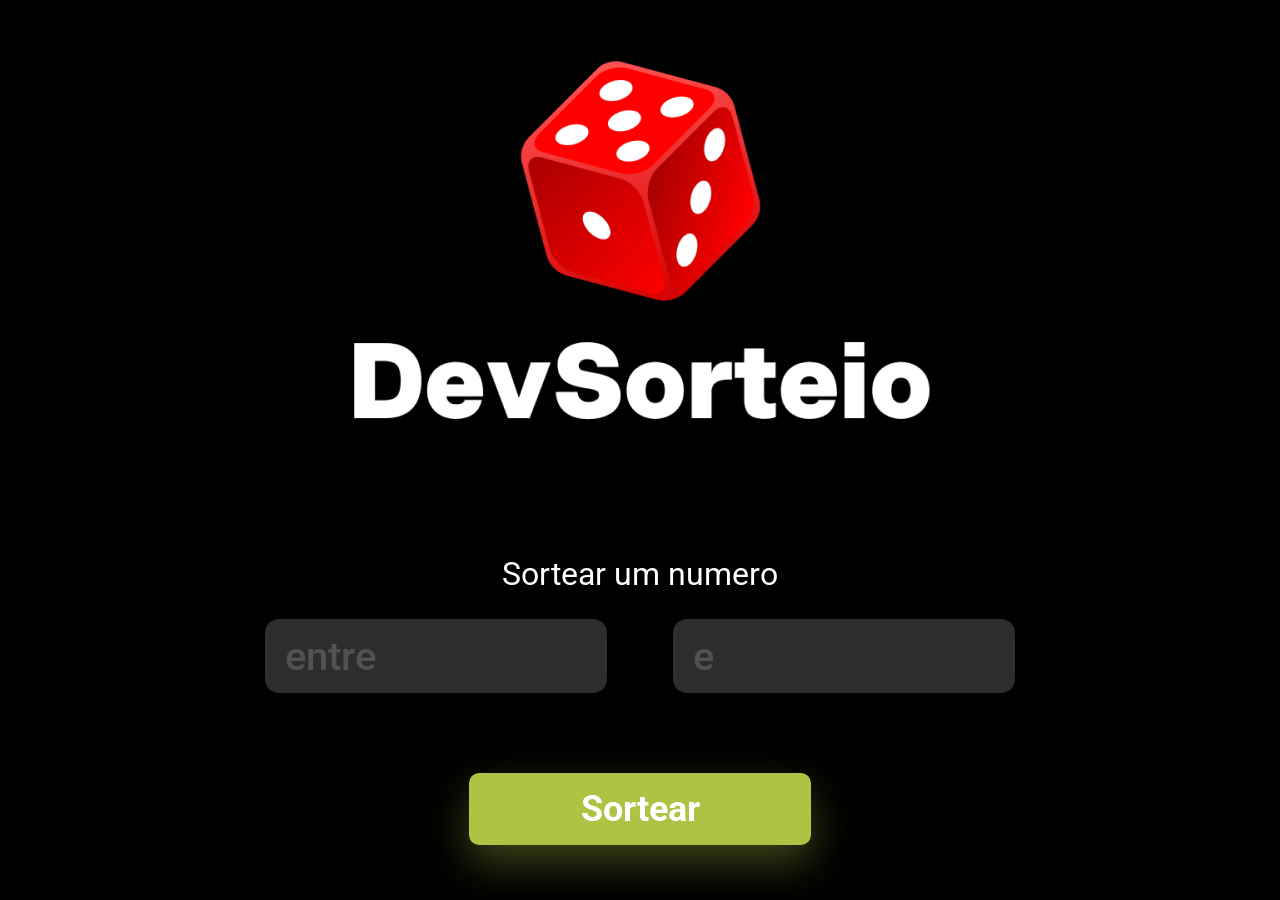
<file: projeto.ramdom/index.html>
<!DOCTYPE html>
<html lang="en">
<head>
    <meta charset="UTF-8">
    <meta name="viewport" content="width=device-width, initial-scale=1.0">
    <link rel="stylesheet" href="./styles.css">
    <title>Document</title>
</head>
<body>

    <img src="./sort 1.png" alt="devsorteio">

    <h2>Sortear um numero</h2>


    <div>
        <input placeholder="entre" class="input-min" type="number" >
        <input placeholder="e" class="input-max" type="number" >
    </div>

    <button onclick="generateNumber()">Sortear</button>
</body>

<script src="./script.js"></script>
</html>
</file>
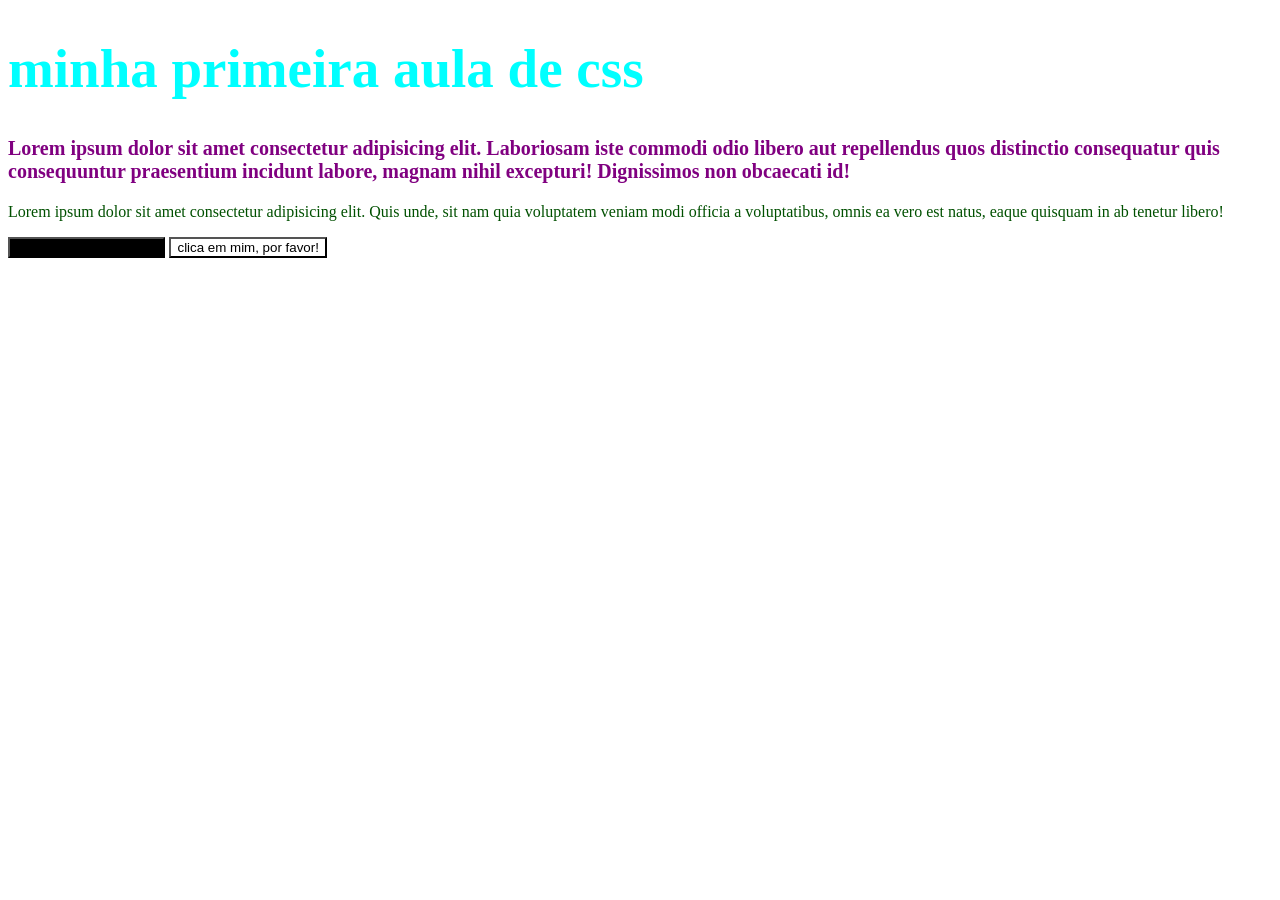
<file: css/1/index.html>
<!DOCTYPE html>
<html lang="pt-br">

<head>
    <meta charset="UTF-8">
    <meta name="viewport" content="width=device-width, initial-scale=1.0">
    <link rel="stylesheet" href="./style.css">
    <title>css</title>
</head>

<body>
    <h1 id="titulo">minha primeira aula de css</h1>

    <p id="paragrafo">Lorem ipsum dolor sit amet consectetur adipisicing elit. Laboriosam iste commodi odio libero aut repellendus quos
        distinctio consequatur quis consequuntur praesentium incidunt labore, magnam nihil excepturi! Dignissimos non
        obcaecati id!</p>

    <P id="outro-paragrafo">Lorem ipsum dolor sit amet consectetur adipisicing elit. Quis unde, sit nam quia voluptatem veniam modi officia a voluptatibus, omnis ea vero est natus, eaque quisquam in ab tenetur libero!</P>


    <button id="botão">clica em mim, por favor!</button>

    <button id="outro-botão">clica em mim, por favor!</button>
</body>


</html>
</file>
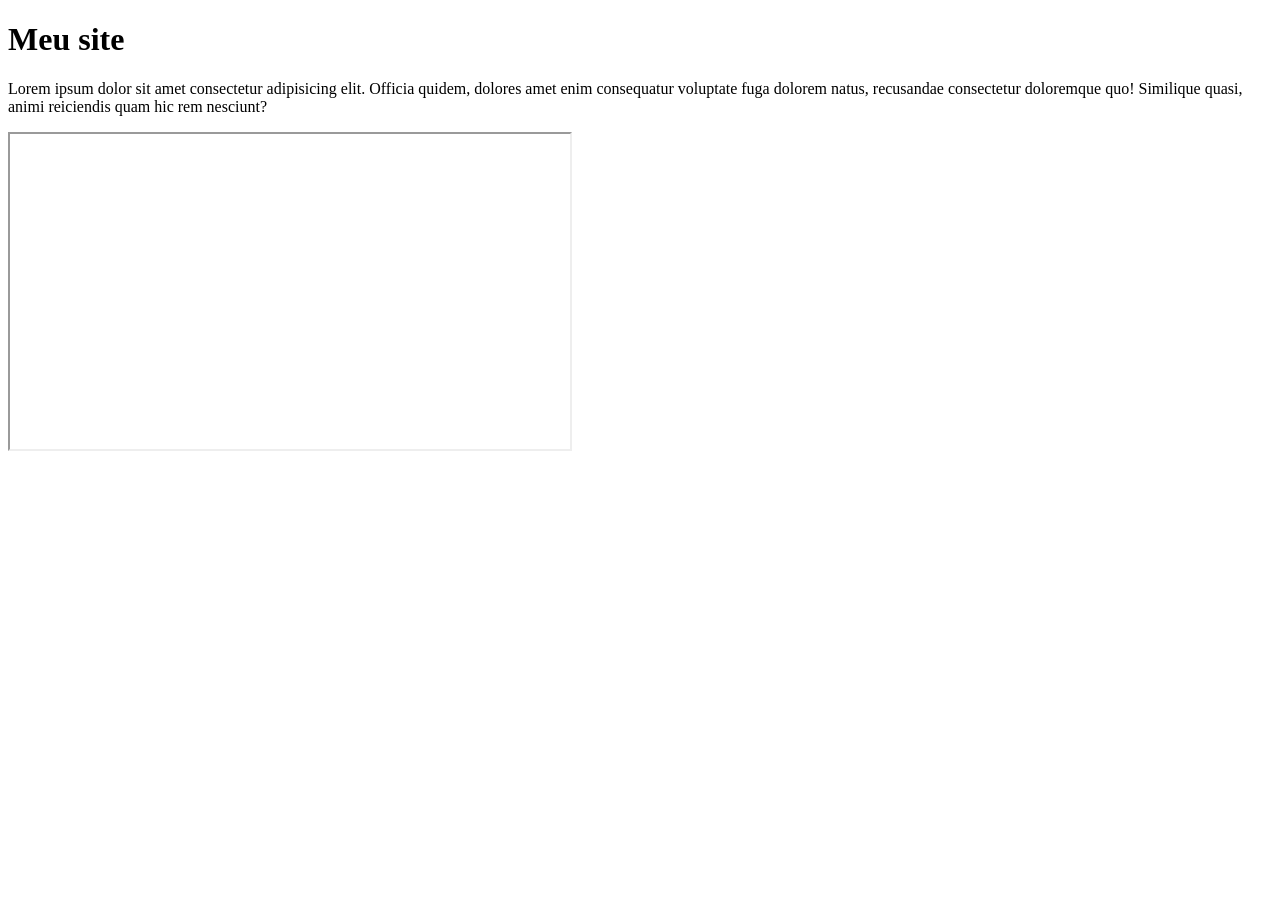
<file: HTML/13-iFrame.html>
<!DOCTYPE html>
<html lang="en">
<head>
    <meta charset="UTF-8">
    <meta name="viewport" content="width=device-width, initial-scale=1.0">
    <title>Document</title>

</head>
<body>
    <h1>Meu site</h1>
    <p>Lorem ipsum dolor sit amet consectetur adipisicing elit. Officia quidem, dolores amet enim consequatur voluptate fuga dolorem natus, recusandae consectetur doloremque quo! Similique quasi, animi reiciendis quam hic rem nesciunt?</p>



     <!--não pode ser qualquer site-->
     <iframe 
        width="560"
        height="315"
        src="https://www.youtube.com/embed/ELuB1L23q0A?si=vV3dotA-SdGHTyuk"
        title="YouTube video player"
        frameborder="1"
        allow="accelerometer; autoplay; clipboard-write; encrypted-media; gyroscope; picture-in-picture; web-share" 
        allowfullscreen></iframe>
</body>
</html>
</file>
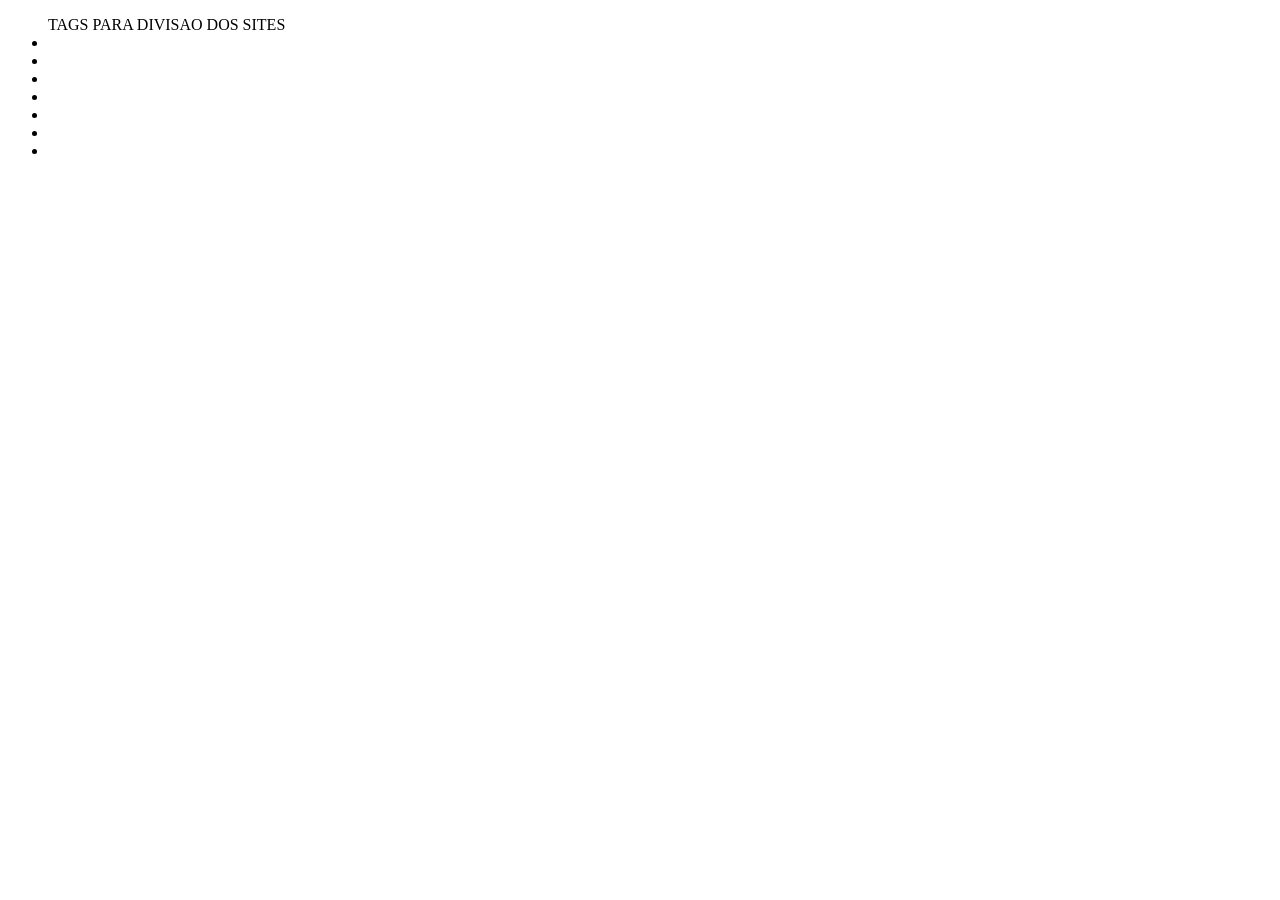
<file: HTML/18-html-semântico.html>
<!DOCTYPE html>
<html lang="pt-br">

<head>
    <meta charset="UTF-8">
    <meta name="viewport" content="width=device-width, initial-scale=1.0">
    <title>Document</title>
</head>

<body>
    <ul> TAGS PARA DIVISAO DOS SITES
        <li>
            <header></header>
        </li>
        <li>
            <nav></nav>
        </li>
        <li>
            <section></section>
        </li>
        <li>
            <article></article>
        </li>
        <li>
            <aside></aside>
        </li>
        <li>
            <footer></footer>
        </li>
        <li>
            <div></div>
        </li>
    </ul>
</body>

</html>
</file>
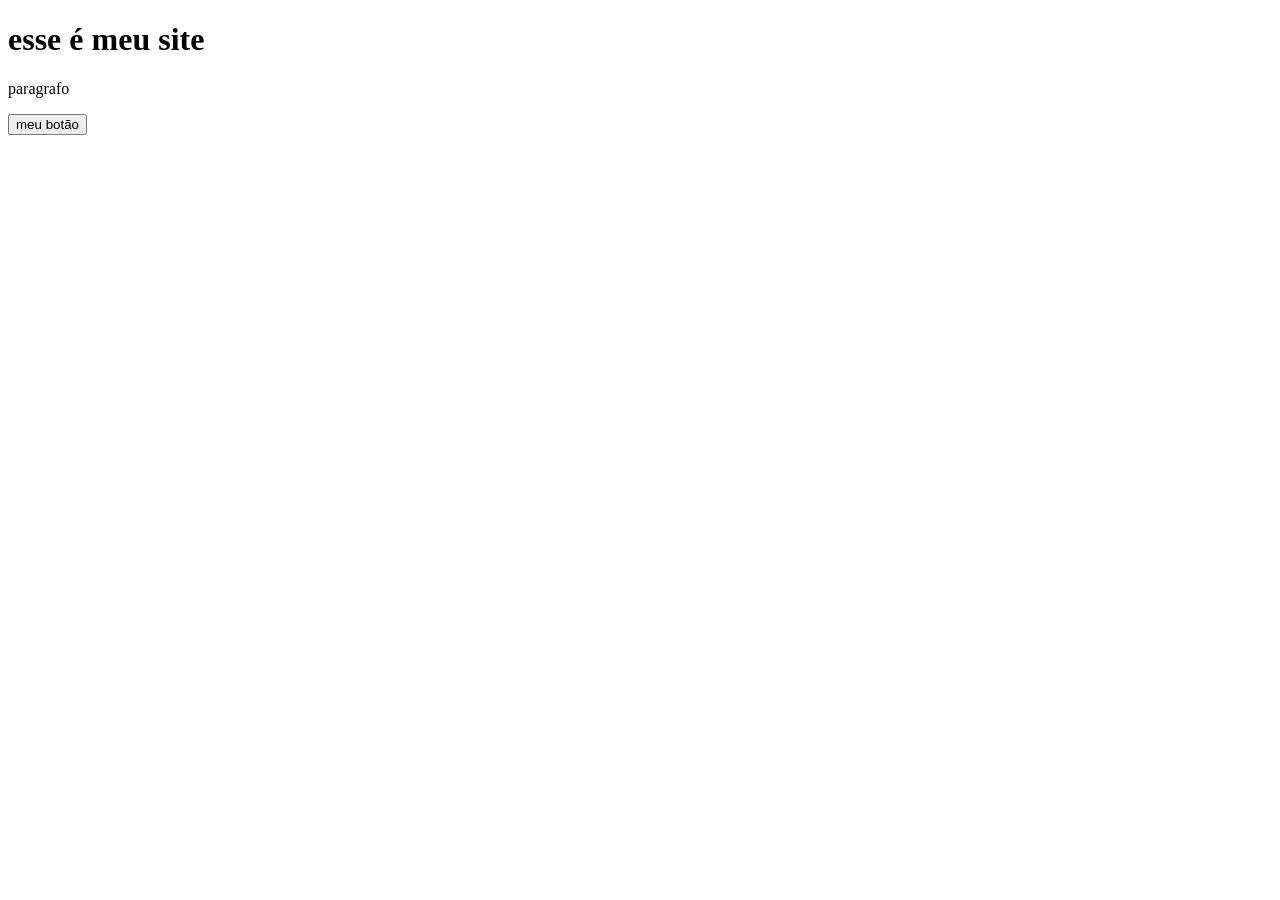
<file: HTML/2-estrutura.html>
<!DOCTYPE html>
<html lang="pt-br">
<head>
    <meta charset="UTF-8">
    <meta name="viewport" content="width=device-width, initial-scale=1.0">
    <title>sla</title>
</head> <!--parte não visivel do site,configuracões do site-->
<body>  <!--parte visivel do site-->
    <h1>esse é meu site</h1>
    <p>paragrafo</p>
    <button>meu botão</button>

</body>
</html>
</file>
<file: projeto.ramdom/styles.css>
@import url('https://fonts.googleapis.com/css2?family=Roboto:wght@400;700&display=swap');

*{
    margin: 0;
    padding: 0;
    outline: none;
    box-sizing: border-box;
    font-family: 'Roboto', sans-serif;
}

body {
    background: #000000;
    display: flex;
    align-items: center;
    justify-content: center;
    flex-direction: column;
    min-height: 100vh;
}

h2{
    font-size: 32px;
    font-weight: 400;
    font-style: normal;
    line-height: 38px;
    color: #ffffff;
    text-align: center;
    margin-top: 126px;
    margin-bottom: 26px;
}


input {
   background: rgba(255, 255, 255, 0.25);
    border: 1px solid  rgba(255, 255, 255, 0.2);
    width: 342px;
    height: 74px;
    padding-left: 20px;
    border-radius: 14px;
    border: 1px ;
    font-weight: 500;
    font-size: 40px;
    line-height: 47px;
    color: #ffffff;
    opacity: 0.7;
    
}

.input-min {
    margin-right: 62px;
}

button{
    background:#aec343;
    box-shadow: 0px 18px 40px  rgba(174, 195, 70, 0.35);
    width: 342px;
    height: 72px;
    margin-top: 80px;
    border-radius: 10px;
    border: none ;
    font-weight: 700;
    font-size: 36px;
    line-height: 47px;
    color: #ffffff;
    cursor: pointer;
}


button:hover {
    opacity:0.9 ;
}

button:active {
    opacity: 0.8;
}
</file>
<file: css/1/style.css>
/* o "*" significa tudo */

#titulo {
  color: aqua;
  font-size: 55px;
}

#paragrafo {
  color: purple;
  font-size: 20px;
  font-weight: bold;
}

#botão {
  background: black;

}

#outro-botão {
  background: white;
}


#outro-paragrafo {
   color: rgb(0,80,0);
}

/*RGB
  -RED
  -GREEN
  -BLUE

  HEXADECIMAL
  # PEGAR NA INTERNET O CODIGO DA COR
  EX= #19203B
*/
</file>
